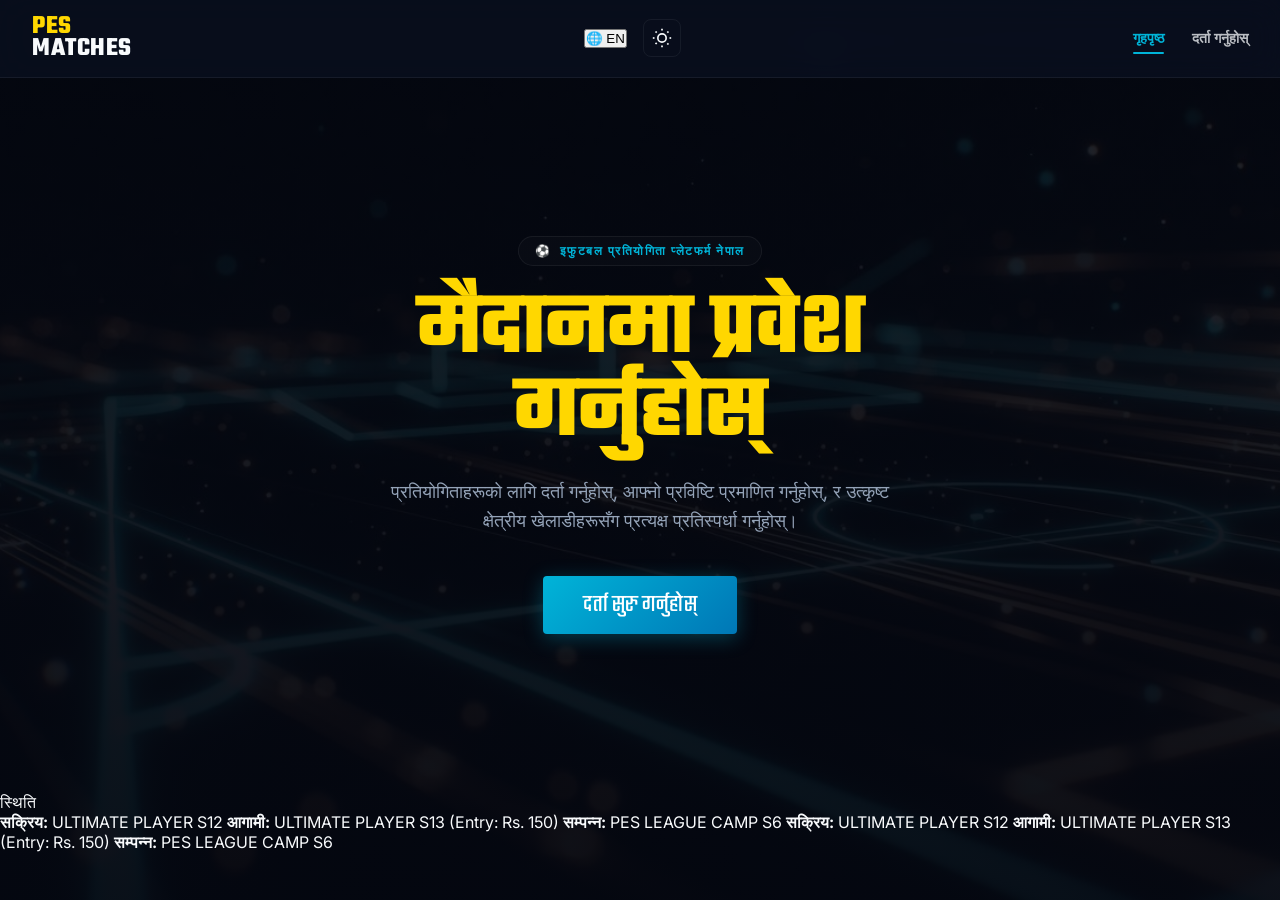
<file: index.html>
<!DOCTYPE html>
<html lang="ne">
<head>
    <meta charset="UTF-8">
    <meta name="google-site-verification" content="SvO0bDz2S1A1GOqUueA9-aQ2fU1cPonGpcMVBX9L0MU" />
    <meta name="viewport" content="width=device-width, initial-scale=1.0">
    
    <!-- TARGETED SEO METADATA FOR NEPALESE EFOOTBALL SEARCHES -->
    <title>eFootball Tournament in Nepal | Easy Deposit Nepal (EDN)</title>
    <meta name="description" content="नेपालको सबैभन्दा ठूलो eFootball प्रतियोगितामा भाग लिनुहोस्। Join premier eFootball mobile tournaments in Nepal, register via eSewa, track live standings, and compete with elite regional players.">
    <meta name="keywords" content="eFootball tournament Nepal, PES matches Nepal, eFootball mobile tournament Nepal, eSewa gaming deposit Nepal, EDN league register, eFootball Nepal league, efootball 2026 nepal, pes nepal facebook group, online gaming tournament nepal, register efootball tournament nepal">
    
    <!-- Preconnect fonts -->
    <link rel="preconnect" href="https://fonts.googleapis.com">
    <link rel="preconnect" href="https://fonts.gstatic.com" crossorigin>
    <link href="https://fonts.googleapis.com/css2?family=Inter:wght@400;500;600;700&family=Teko:wght@600;700&display=swap" rel="stylesheet">
    
    <link rel="stylesheet" href="style.css">
</head>
<body>

    <!-- SITE HEADER & NAVIGATION -->
    <header class="navbar">
        <a href="https://facebook.com/groups/pesmatches" target="_blank" rel="noopener noreferrer" class="logo" aria-label="PES Matches Facebook Group">
            PES <br><span>MATCHES</span>
        </a>

        <div class="nav-actions">
            <!-- Language Selection Option Toggle -->
            <button id="langToggle" class="lang-btn" aria-label="भाषा परिवर्तन गर्नुहोस् / Switch Language">
                <span>🌐</span> <span id="langLabel">EN</span>
            </button>

            <!-- Theme Toggle Button -->
            <button id="themeToggle" class="theme-btn" aria-label="Toggle Light/Dark Theme">
                <svg class="sun-icon" viewBox="0 0 24 24" width="20" height="20" fill="none" stroke="currentColor" stroke-width="2"><circle cx="12" cy="12" r="5"></circle><line x1="12" y1="1" x2="12" y2="3"></line><line x1="12" y1="21" x2="12" y2="23"></line><line x1="4.22" y1="4.22" x2="5.64" y2="5.64"></line><line x1="18.36" y1="18.36" x2="19.78" y2="19.78"></line><line x1="1" y1="12" x2="3" y2="12"></line><line x1="21" y1="12" x2="23" y2="12"></line><line x1="4.22" y1="19.22" x2="5.64" y2="17.78"></line><line x1="18.36" y1="5.64" x2="19.78" y2="4.22"></line></svg>
                <svg class="moon-icon" viewBox="0 0 24 24" width="20" height="20" fill="none" stroke="currentColor" stroke-width="2"><path d="M21 12.79A9 9 0 1 1 11.21 3 7 7 0 0 0 21 12.79z"></path></svg>
            </button>

            <!-- Responsive Mobile Menu Trigger -->
            <button class="menu-toggle" id="menuToggle" aria-label="Toggle Navigation Menu" aria-expanded="false" aria-controls="navLinks">
                <span class="bar"></span>
                <span class="bar"></span>
                <span class="bar"></span>
            </button>
        </div>
        
        <nav class="nav-links" id="navLinks" aria-label="Main Directory">
            <a href="#" class="nav-item active" data-target="home" role="button" data-i18n="nav_home">गृहपृष्ठ</a>
            <a href="#" class="nav-item" data-target="registration" role="button" data-i18n="nav_register">दर्ता गर्नुहोस्</a>
        </nav>
    </header>

    <!-- MAIN INTERACTIVE CONTAINER -->
    <main class="container">
        
        <!-- SECTION: HOME VIEW -->
        <section id="page-home" class="page-section active" aria-live="polite">
            <div class="hero-wrapper">
                <div class="pill-badge">
                    <span aria-hidden="true">⚽</span> <span data-i18n="hero_badge">इफुटबल प्रतियोगिता प्लेटफर्म नेपाल</span>
                </div>
                <h1 class="hero-title" data-i18n="hero_title">मैदानमा प्रवेश गर्नुहोस्</h1>
                <p class="hero-subtitle" data-i18n="hero_subtitle">
                    प्रतियोगिताहरूको लागि दर्ता गर्नुहोस्, आफ्नो प्रविष्टि प्रमाणित गर्नुहोस्, र उत्कृष्ट क्षेत्रीय खेलाडीहरूसँग प्रत्यक्ष प्रतिस्पर्धा गर्नुहोस्।
                </p>
                <button class="btn-primary" type="button" id="heroRegisterBtn" data-i18n="hero_btn">
                    दर्ता सुरु गर्नुहोस्
                </button>
            </div>
        </section>

        <!-- SECTION: UPDATED REGISTRATION FORM -->
        <section id="page-registration" class="page-section" aria-live="polite">
            <div class="form-wrapper glass-panel">
                <div class="section-header">
                    <h2 class="section-title" data-i18n="form_title">खेल प्रतियोगिता दर्ता</h2>
                    <p class="section-desc" data-i18n="form_desc">तल दिइएको eSewa QR स्क्यान गर्नुहोस्, भुक्तानी गर्नुहोस्, र आफ्नो स्थान सुरक्षित गर्न आफ्नो विवरणहरू भर्नुहोस्।</p>
                </div>

                <!-- eSewa Merchant QR Presentation Area -->
                <div class="payment-qr-container">
                    <div class="qr-card">
                        <img src="esewa-qr.jpg" alt="eSewa Merchant QR Code" class="qr-image" onerror="this.style.display='none'; document.getElementById('qr-fallback').style.display='flex';">
                        <div id="qr-fallback" class="qr-placeholder" style="display:none;">
                            <span class="qr-icon">📱</span>
                            <p><strong>eSewa QR Code Place</strong></p>
                            <p class="qr-sub">Replace 'esewa-qr.jpg' with your real QR image</p>
                        </div>
                    </div>
                    <div class="payment-instructions">
                        <h3 data-i18n="pay_how">भुक्तानी कसरी गर्ने:</h3>
                        <ul>
                            <li data-i18n="pay_step1">आफ्नो eSewa एप प्रयोग गरेर QR कोड स्क्यान गर्नुहोस्।</li>
                            <li data-i18n="pay_step2">आवश्यक प्रवेश शुल्क रकम प्रविष्ट गर्नुहोस्।</li>
                            <li data-i18n="pay_step3">आफ्नो कारोबार कोड (Transaction Code) सुरक्षित राख्नुहोस्।</li>
                            <li data-i18n="pay_step4">तलको फारम भरेर बुझाउनुहोस्।</li>
                        </ul>
                    </div>
                </div>

                <!-- Setup Formspree here to get immediate email alerts directly to your inbox -->
                <form id="regForm" action="https://formspree.io/f/xykavnzn" method="POST" autocomplete="on">
                    <div class="form-grid">
                        <!-- Input Field: Name -->
                        <div class="form-group">
                            <label for="playerName" data-i18n="label_name">नाम</label>
                            <input type="text" id="playerName" name="Name" placeholder="तपाईंको पूरा नाम वा गेमको नाम" required maxlength="60" data-i18n-placeholder="placeholder_name">
                        </div>
                        
                        <!-- Input Field: Facebook Link -->
                        <div class="form-group">
                            <label for="fbLink" data-i18n="label_fb">फेसबुक लिंक</label>
                            <input type="url" id="fbLink" name="Facebook_Link" placeholder="e.g., https://facebook.com/username" required>
                        </div>
                        
                        <!-- Input Field: Tournament Type Dropdown -->
                        <div class="form-group">
                            <label for="tournamentType" data-i18n="label_type">प्रतियोगिताको प्रकार</label>
                            <div class="select-wrapper">
                                <select id="tournamentType" name="Tournament_Type" required>
                                    <option value="" disabled selected data-i18n="opt_default">प्रतियोगिताको तरिका चयन गर्नुहोस्</option>
                                    <option value="League Tournament" data-i18n="opt_league">लिग प्रतियोगिता (League)</option>
                                    <option value="Knockout Tournament" data-i18n="opt_knockout">नकआउट प्रतियोगिता (Knockout)</option>
                                    <option value="1v1 bet" data-i18n="opt_bet">१v१ बाजी (1v1 bet)</option>
                                </select>
                            </div>
                        </div>
                        
                        <!-- Input Field: Amount -->
                        <div class="form-group">
                            <label for="payAmount" data-i18n="label_amount">रकम</label>
                            <input type="text" id="payAmount" name="Amount" placeholder="e.g., Rs. 150" required>
                        </div>

                        <!-- Fixed Explicit eSewa Info Block -->
                        <div class="form-group">
                            <label for="paymentMethod" data-i18n="label_method">भुक्तानी माध्यम</label>
                            <input type="text" id="paymentMethod" name="Payment_Gateway" value="eSewa Wallet" readonly class="readonly-input">
                        </div>
                        
                        <!-- Input Field: Transaction Code -->
                        <div class="form-group">
                            <label for="txCode" data-i18n="label_tx">कारोबार कोड (Transaction Code)</label>
                            <input type="text" id="txCode" name="Transaction_Code" placeholder="Enter your eSewa transaction reference ID" required>
                        </div>
                    </div>

                    <div class="submit-action-row">
                        <button type="submit" class="btn-primary form-submit-btn" data-i18n="btn_submit">दर्ता गर्नुहोस्</button>
                    </div>
                </form>
            </div>
        </section>

    </main>

    <!-- BROADCAST HORIZONTAL NEWS TICKER -->
    <div class="ticker-container" aria-label="Live Tournament Status Ticker">
        <div class="ticker-header" data-i18n="ticker_header">स्थिति</div>
        <div class="ticker-marquee">
            <div class="ticker-content">
                <!-- Original Items Set -->
                <span class="ticker-item active-item"><span class="ticker-dot pulse"></span><strong data-i18n="status_active">सक्रिय:</strong> ULTIMATE PLAYER S12</span>
                <span class="ticker-item upcoming-item"><span class="ticker-dot"></span><strong data-i18n="status_upcoming">आगामी:</strong> ULTIMATE PLAYER S13 <span class="fee-tag">(Entry: Rs. 150)</span></span>
                <span class="ticker-item completed-item"><span class="ticker-dot"></span><strong data-i18n="status_completed">सम्पन्न:</strong> PES LEAGUE CAMP S6</span>
                
                <!-- Duplicate Set for Clean Seamless Loop Visuals -->
                <span class="ticker-item active-item"><span class="ticker-dot pulse"></span><strong data-i18n="status_active">सक्रिय:</strong> ULTIMATE PLAYER S12</span>
                <span class="ticker-item upcoming-item"><span class="ticker-dot"></span><strong data-i18n="status_upcoming">आगामी:</strong> ULTIMATE PLAYER S13 <span class="fee-tag">(Entry: Rs. 150)</span></span>
                <span class="ticker-item completed-item"><span class="ticker-dot"></span><strong data-i18n="status_completed">सम्पन्न:</strong> PES LEAGUE CAMP S6</span>
            </div>
        </div>
    </div>

    <!-- DYNAMIC ROUTER, TRANSLATION ENGINE & THEME CONTROLLER -->
    <script>
        // Language Dictionary Map (Nepali Default)
        const translations = {
            ne: {
                nav_home: "गृहपृष्ठ",
                nav_register: "दर्ता गर्नुहोस्",
                hero_badge: "इफुटबल प्रतियोगिता प्लेटफर्म नेपाल",
                hero_title: "मैदानमा प्रवेश गर्नुहोस्",
                hero_subtitle: "प्रतियोगिताहरूको लागि दर्ता गर्नुहोस्, आफ्नो प्रविष्टि प्रमाणित गर्नुहोस्, र उत्कृष्ट क्षेत्रीय खेलाडीहरूसँग प्रत्यक्ष प्रतिस्पर्धा गर्नुहोस्।",
                hero_btn: "दर्ता सुरु गर्नुहोस्",
                form_title: "खेल प्रतियोगिता दर्ता",
                form_desc: "तल दिइएको eSewa QR स्क्यान गर्नुहोस्, भुक्तानी गर्नुहोस्, र आफ्नो स्थान सुरक्षित गर्न आफ्नो विवरणहरू भर्नुहोस्।",
                pay_how: "भुक्तानी कसरी गर्ने:",
                pay_step1: "आफ्नो eSewa एप प्रयोग गरेर QR कोड स्क्यान गर्नुहोस्।",
                pay_step2: "आवश्यक प्रवेश शुल्क रकम प्रविष्ट गर्नुहोस्।",
                pay_step3: "आफ्नो कारोबार कोड (Transaction Code) सुरक्षित राख्नुहोस्।",
                pay_step4: "तलको फारम भरेर बुझाउनुहोस्।",
                label_name: "नाम",
                placeholder_name: "तपाईंको पूरा नाम वा गेमको नाम",
                label_fb: "फेसबुक लिंक",
                label_type: "प्रतियोगिताको प्रकार",
                opt_default: "प्रतियोगिताको तरिका चयन गर्नुहोस्",
                opt_league: "लिग प्रतियोगिता (League)",
                opt_knockout: "नकआउट प्रतियोगिता (Knockout)",
                opt_bet: "१v१ बाजी (1v1 bet)",
                label_amount: "रकम",
                label_method: "भुक्तानी माध्यम",
                label_tx: "कारोबार कोड (Transaction Code)",
                btn_submit: "दर्ता गर्नुहोस्",
                ticker_header: "स्थिति",
                status_active: "सक्रिय:",
                status_upcoming: "आगामी:",
                status_completed: "सम्पन्न:"
            },
            en: {
                nav_home: "Home",
                nav_register: "Register Here",
                hero_badge: "EFOOTBALL TOURNAMENT PLATFORM NEPAL",
                hero_title: "ENTER THE PITCH",
                hero_subtitle: "Register for tournaments, validate your entry, and compete live with elite regional players.",
                hero_btn: "START REGISTRATION",
                form_title: "Tournament Registration",
                form_desc: "Scan the eSewa QR below, make your payment, and fill out your information to secure your bracket slot.",
                pay_how: "How to Pay:",
                pay_step1: "Scan the QR code using your eSewa app.",
                pay_step2: "Enter the required entry fee amount.",
                pay_step3: "Keep a copy of your Transaction Code.",
                pay_step4: "Fill out and submit the form below.",
                label_name: "Name",
                placeholder_name: "Your full name or in-game name",
                label_fb: "Facebook Link",
                label_type: "Tournament Type",
                opt_default: "Select tournament style",
                opt_league: "League Tournament",
                opt_knockout: "Knockout Tournament",
                opt_bet: "1v1 bet",
                label_amount: "Amount",
                label_method: "Payment Method",
                label_tx: "Transaction Code",
                btn_submit: "Register",
                ticker_header: "STATUS",
                status_active: "Active:",
                status_upcoming: "Upcoming:",
                status_completed: "Completed:"
            }
        };

        document.addEventListener('DOMContentLoaded', () => {
            const menuToggle = document.getElementById('menuToggle');
            const navLinks = document.getElementById('navLinks');
            const navItems = document.querySelectorAll('.nav-item');
            const sections = document.querySelectorAll('.page-section');
            const heroRegisterBtn = document.getElementById('heroRegisterBtn');
            const themeToggle = document.getElementById('themeToggle');
            const langToggle = document.getElementById('langToggle');
            const langLabel = document.getElementById('langLabel');

            // --- Multi-Language Switcher Implementation ---
            let currentLang = localStorage.getItem('lang') || 'ne';
            
            function applyLanguage(lang) {
                document.documentElement.lang = lang;
                langLabel.textContent = lang === 'ne' ? 'EN' : 'ने';
                
                document.querySelectorAll('[data-i18n]').forEach(el => {
                    const key = el.getAttribute('data-i18n');
                    if (translations[lang][key]) {
                        el.textContent = translations[lang][key];
                    }
                });

                document.querySelectorAll('[data-i18n-placeholder]').forEach(el => {
                    const key = el.getAttribute('data-i18n-placeholder');
                    if (translations[lang][key]) {
                        el.setAttribute('placeholder', translations[lang][key]);
                    }
                });
            }
            
            applyLanguage(currentLang);

            langToggle.addEventListener('click', () => {
                currentLang = currentLang === 'ne' ? 'en' : 'ne';
                localStorage.setItem('lang', currentLang);
                applyLanguage(currentLang);
            });

            // Responsive Mobile Top Dropdown Menu Toggle Handler
            const toggleMenu = () => {
                const isExpanded = menuToggle.getAttribute('aria-expanded') === 'true';
                menuToggle.setAttribute('aria-expanded', !isExpanded);
                navLinks.classList.toggle('open');
                menuToggle.classList.toggle('active');
            };

            menuToggle.addEventListener('click', toggleMenu);

            // Page Routing Engine Fixes
            const switchView = (targetPageId) => {
                navItems.forEach(link => {
                    link.classList.remove('active');
                    if(link.getAttribute('data-target') === targetPageId) {
                        link.classList.add('active');
                    }
                });

                sections.forEach(section => {
                    section.classList.remove('active');
                    if(section.id === `page-${targetPageId}`) {
                        section.classList.add('active');
                    }
                });

                window.scrollTo({ top: 0, behavior: 'auto' });
            };

            navItems.forEach(item => {
                item.addEventListener('click', (e) => {
                    e.preventDefault();
                    const targetPage = item.getAttribute('data-target');
                    if(navLinks.classList.contains('open')) toggleMenu();
                    switchView(targetPage);
                });
            });

            if(heroRegisterBtn) {
                heroRegisterBtn.addEventListener('click', () => {
                    switchView('registration');
                });
            }

            // Theme Light/Dark Engine Handler Setup
            const currentTheme = localStorage.getItem('theme') || 'dark';
            if (currentTheme === 'light') {
                document.body.classList.add('light-theme');
            }

            themeToggle.addEventListener('click', () => {
                document.body.classList.toggle('light-theme');
                const theme = document.body.classList.contains('light-theme') ? 'light' : 'dark';
                localStorage.setItem('theme', theme);
            });
        });
    </script>
</body>
</html>
</file>
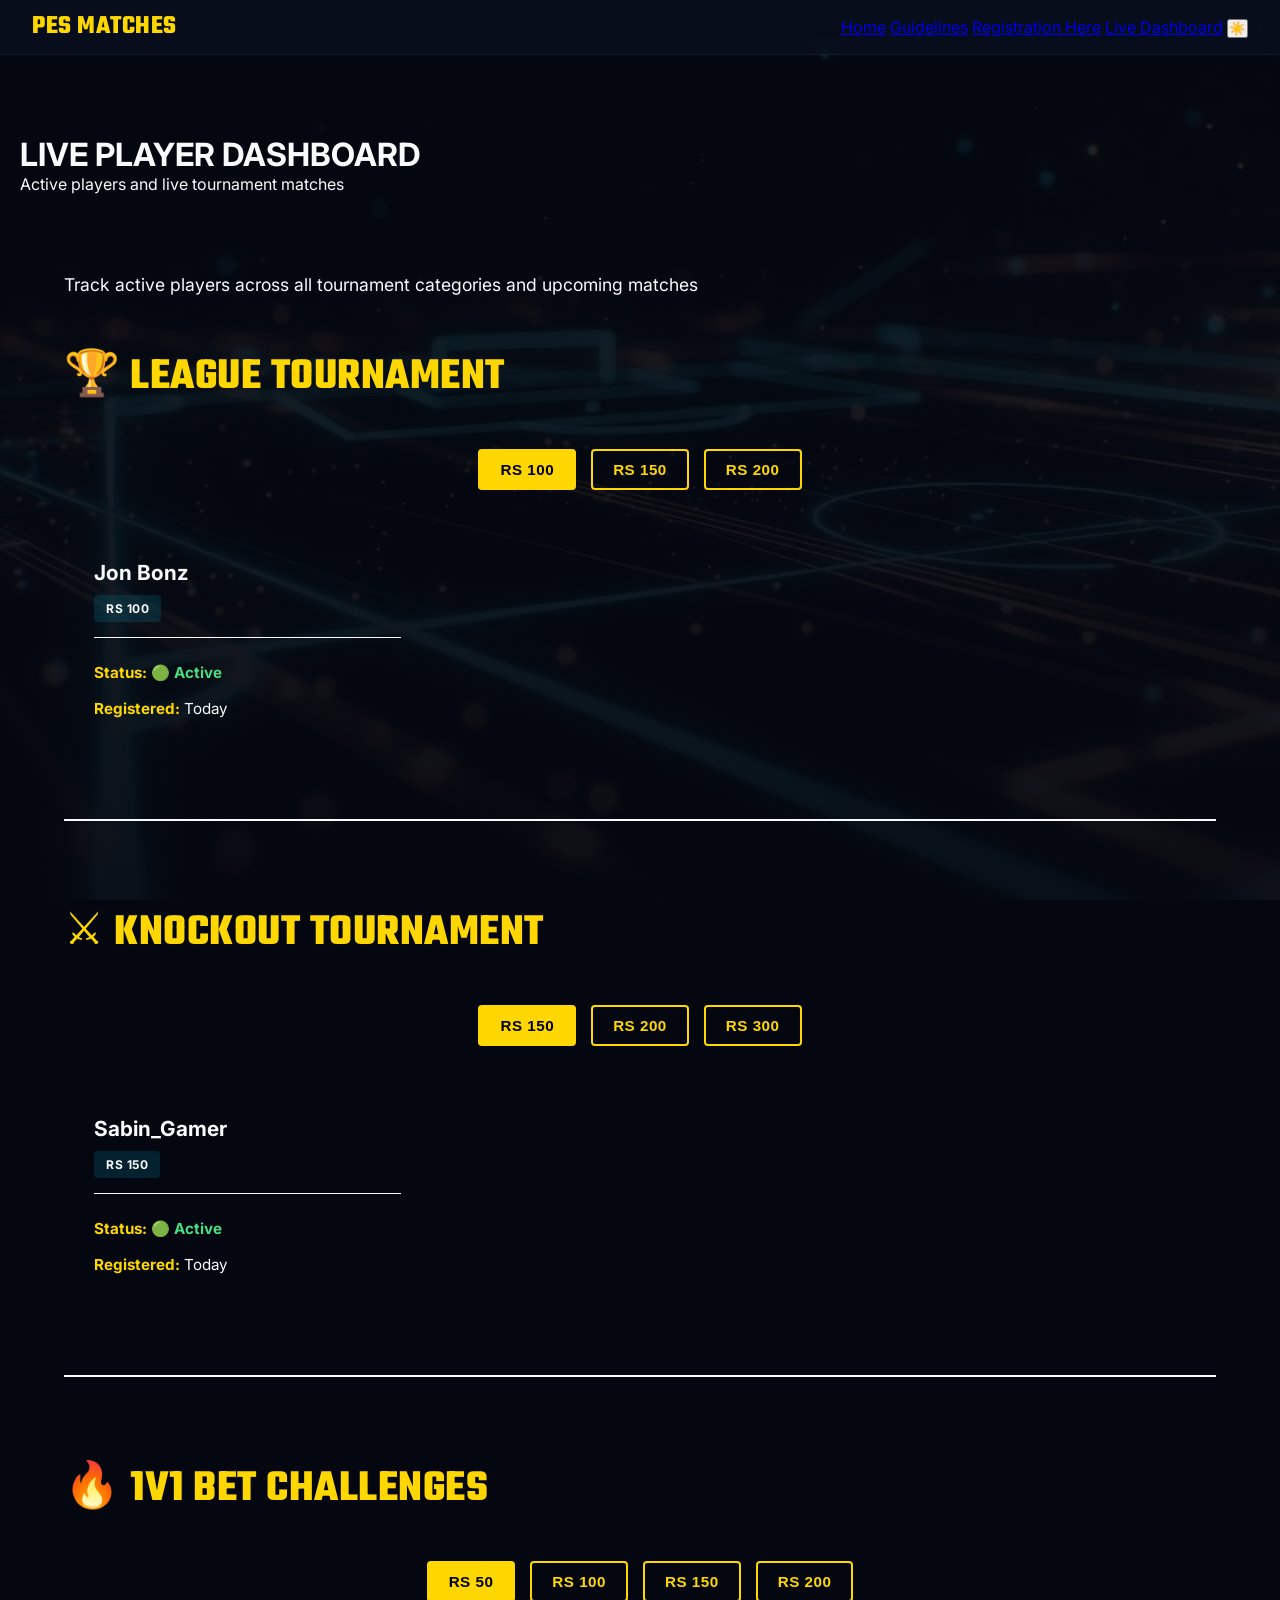
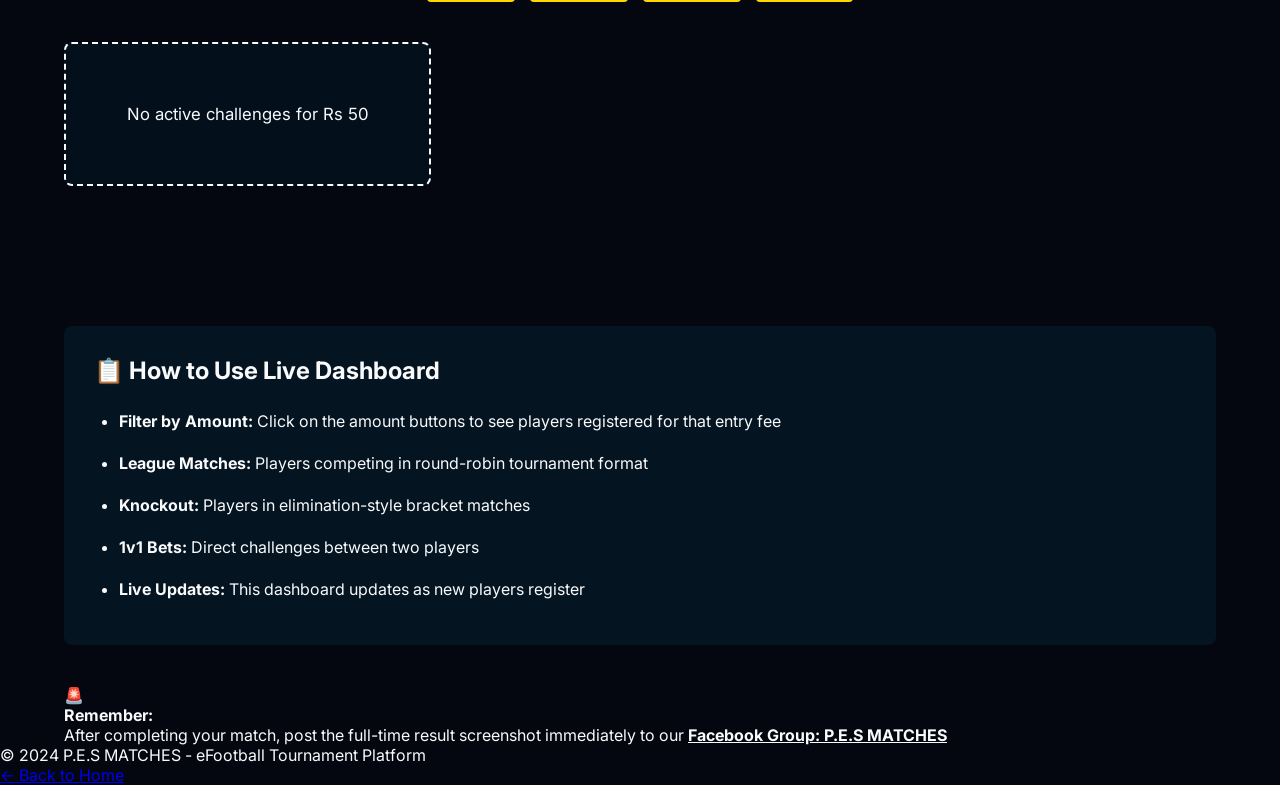
<file: live-dashboard.html>
<!DOCTYPE html>
<html lang="en">
<head>
    <meta charset="UTF-8">
    <meta name="viewport" content="width=device-width, initial-scale=1.0">
    <title>Live Player Dashboard - PES MATCHES</title>
    <link rel="stylesheet" href="style.css">
    <link rel="preconnect" href="https://fonts.googleapis.com">
    <link rel="preconnect" href="https://fonts.gstatic.com" crossorigin>
    <link href="https://fonts.googleapis.com/css2?family=Teko:wght@500;700&family=Inter:wght@400;600;700&display=swap" rel="stylesheet">
</head>
<body class="dark-mode">

    <header class="navbar">
        <div class="logo">PES MATCHES</div>
        <nav class="nav-menu">
            <a href="index.html" class="nav-link">Home</a>
            <a href="index.html#guidelines" class="nav-link">Guidelines</a>
            <a href="index.html#registration" class="nav-link">Registration Here</a>
            <a href="live-dashboard.html" class="nav-link active">Live Dashboard</a>
            <button id="theme-toggle" class="btn-theme">☀️</button>
        </nav>
    </header>

    <div class="hero-section" style="padding: 80px 20px;">
        <div class="hero-overlay"></div>
        <div class="hero-content">
            <h1>LIVE PLAYER DASHBOARD</h1>
            <p>Active players and live tournament matches</p>
        </div>
    </div>

    <main class="container">
        <section class="section">
            <p class="text-center" style="margin-bottom: 50px; color: var(--text-muted); font-size: 1.1rem;">
                Track active players across all tournament categories and upcoming matches
            </p>

            <!-- LEAGUE SECTION -->
            <div class="dashboard-section">
                <h2 class="section-title" style="font-size: 2.8rem;">🏆 LEAGUE TOURNAMENT</h2>
                <div class="amount-filters">
                    <button class="filter-btn active" data-amount="100">Rs 100</button>
                    <button class="filter-btn" data-amount="150">Rs 150</button>
                    <button class="filter-btn" data-amount="200">Rs 200</button>
                </div>

                <div class="players-grid" id="league-100">
                    <div class="player-card">
                        <div class="player-info">
                            <h4>Jon Bonz</h4>
                            <span class="entry-badge">Rs 100</span>
                        </div>
                        <div class="player-meta">
                            <p><strong>Status:</strong> <span class="status-active">🟢 Active</span></p>
                            <p><strong>Registered:</strong> Today</p>
                        </div>
                    </div>
                </div>

                <div class="players-grid" id="league-150" style="display: none;">
                    <div class="empty-state">
                        <p>No players registered for Rs 150 yet</p>
                    </div>
                </div>

                <div class="players-grid" id="league-200" style="display: none;">
                    <div class="empty-state">
                        <p>No players registered for Rs 200 yet</p>
                    </div>
                </div>
            </div>

            <!-- KNOCKOUT SECTION -->
            <div class="dashboard-section">
                <h2 class="section-title" style="font-size: 2.8rem;">⚔️ KNOCKOUT TOURNAMENT</h2>
                <div class="amount-filters">
                    <button class="filter-btn active" data-amount="150">Rs 150</button>
                    <button class="filter-btn" data-amount="200">Rs 200</button>
                    <button class="filter-btn" data-amount="300">Rs 300</button>
                </div>

                <div class="players-grid" id="knockout-150">
                    <div class="player-card">
                        <div class="player-info">
                            <h4>Sabin_Gamer</h4>
                            <span class="entry-badge">Rs 150</span>
                        </div>
                        <div class="player-meta">
                            <p><strong>Status:</strong> <span class="status-active">🟢 Active</span></p>
                            <p><strong>Registered:</strong> Today</p>
                        </div>
                    </div>
                </div>

                <div class="players-grid" id="knockout-200" style="display: none;">
                    <div class="empty-state">
                        <p>No players registered for Rs 200 yet</p>
                    </div>
                </div>

                <div class="players-grid" id="knockout-300" style="display: none;">
                    <div class="empty-state">
                        <p>No players registered for Rs 300 yet</p>
                    </div>
                </div>
            </div>

            <!-- 1v1 BET SECTION -->
            <div class="dashboard-section">
                <h2 class="section-title" style="font-size: 2.8rem;">🔥 1V1 BET CHALLENGES</h2>
                <div class="amount-filters">
                    <button class="filter-btn active" data-amount="50">Rs 50</button>
                    <button class="filter-btn" data-amount="100">Rs 100</button>
                    <button class="filter-btn" data-amount="150">Rs 150</button>
                    <button class="filter-btn" data-amount="200">Rs 200</button>
                </div>

                <div class="players-grid" id="bet-50">
                    <div class="empty-state">
                        <p>No active challenges for Rs 50</p>
                    </div>
                </div>

                <div class="players-grid" id="bet-100" style="display: none;">
                    <div class="empty-state">
                        <p>No active challenges for Rs 100</p>
                    </div>
                </div>

                <div class="players-grid" id="bet-150" style="display: none;">
                    <div class="bet-card">
                        <div class="bet-info">
                            <h4>Niranjan</h4>
                            <span class="challenge-badge">🔥 Challenging</span>
                        </div>
                        <div class="challenge-meta">
                            <p><strong>Amount:</strong> <span class="amount">Rs 150</span></p>
                            <p><strong>Status:</strong> <span class="status-active">🟢 Awaiting Opponent</span></p>
                            <p><strong>Posted:</strong> Today</p>
                        </div>
                    </div>
                </div>

                <div class="players-grid" id="bet-200" style="display: none;">
                    <div class="empty-state">
                        <p>No active challenges for Rs 200</p>
                    </div>
                </div>
            </div>

        </section>

        <!-- INSTRUCTIONS SECTION -->
        <section class="section">
            <div class="info-box">
                <h3>📋 How to Use Live Dashboard</h3>
                <ul style="margin-top: 20px; padding-left: 25px; line-height: 2;">
                    <li><strong>Filter by Amount:</strong> Click on the amount buttons to see players registered for that entry fee</li>
                    <li><strong>League Matches:</strong> Players competing in round-robin tournament format</li>
                    <li><strong>Knockout:</strong> Players in elimination-style bracket matches</li>
                    <li><strong>1v1 Bets:</strong> Direct challenges between two players</li>
                    <li><strong>Live Updates:</strong> This dashboard updates as new players register</li>
                </ul>
            </div>

            <div class="alert-box" style="margin-top: 40px;">
                <div class="alert-icon">🚨</div>
                <div class="alert-content">
                    <strong>Remember:</strong>
                    <p>After completing your match, post the full-time result screenshot immediately to our <a href="https://facebook.com/pesmatches5" target="_blank" style="color: var(--accent-blue); font-weight: 700;">Facebook Group: P.E.S MATCHES</a></p>
                </div>
            </div>
        </section>
    </main>

    <footer>
        <p>&copy; 2024 P.E.S MATCHES - eFootball Tournament Platform</p>
        <p><a href="index.html" class="footer-link">← Back to Home</a></p>
    </footer>

    <script>
        // League Filters
        document.querySelectorAll('#league-filters .filter-btn').forEach(btn => {
            btn.addEventListener('click', function() {
                const amount = this.dataset.amount;
                document.querySelectorAll('.league-players').forEach(el => el.style.display = 'none');
                document.getElementById(`league-${amount}`).style.display = 'grid';
                
                document.querySelectorAll('#league-filters .filter-btn').forEach(b => b.classList.remove('active'));
                this.classList.add('active');
            });
        });

        // Create filter buttons dynamically for each section
        document.querySelectorAll('.dashboard-section').forEach(section => {
            const filterBtns = section.querySelectorAll('.filter-btn');
            filterBtns.forEach(btn => {
                btn.addEventListener('click', function() {
                    const amount = this.dataset.amount;
                    const sectionType = this.closest('.dashboard-section').querySelector('h2').textContent.toLowerCase();
                    
                    let type = '';
                    if (sectionType.includes('league')) type = 'league';
                    else if (sectionType.includes('knockout')) type = 'knockout';
                    else if (sectionType.includes('1v1')) type = 'bet';
                    
                    const containerId = `${type}-${amount}`;
                    const container = document.getElementById(containerId);
                    
                    if (container) {
                        // Hide all grids in this section
                        section.querySelectorAll('.players-grid, .bet-card').forEach(el => {
                            if (el.classList.contains('players-grid')) {
                                el.style.display = 'none';
                            }
                        });
                        
                        // Show selected
                        container.style.display = 'grid';
                        
                        // Update active state
                        filterBtns.forEach(b => b.classList.remove('active'));
                        this.classList.add('active');
                    }
                });
            });
        });

        // Theme Toggle
        const themeBtn = document.getElementById('theme-toggle');
        const body = document.body;

        themeBtn.addEventListener('click', () => {
            body.classList.toggle('light-mode');
            localStorage.setItem('theme', body.classList.contains('light-mode') ? 'light' : 'dark');
        });

        // Restore saved theme
        const savedTheme = localStorage.getItem('theme');
        if (savedTheme === 'light') {
            body.classList.add('light-mode');
        }
    </script>

    <style>
        .dashboard-section {
            margin-bottom: 80px;
            padding-bottom: 60px;
            border-bottom: 2px solid;
        }

        body.dark-mode .dashboard-section {
            border-bottom-color: var(--border-dark);
        }

        body.light-mode .dashboard-section {
            border-bottom-color: var(--border-light);
        }

        .dashboard-section:last-child {
            border-bottom: none;
        }

        .amount-filters {
            display: flex;
            justify-content: center;
            gap: 15px;
            margin: 40px 0;
            flex-wrap: wrap;
        }

        .filter-btn {
            padding: 10px 20px;
            border: 2px solid var(--accent-gold);
            background: transparent;
            color: var(--accent-gold);
            border-radius: 4px;
            cursor: pointer;
            font-weight: 700;
            font-size: 0.95rem;
            transition: var(--transition);
            text-transform: uppercase;
            letter-spacing: 0.5px;
        }

        body.light-mode .filter-btn {
            border-color: #b45309;
            color: #b45309;
        }

        .filter-btn:hover {
            background: var(--accent-gold);
            color: #000;
        }

        body.light-mode .filter-btn:hover {
            background: #b45309;
            color: #fff;
        }

        .filter-btn.active {
            background: var(--accent-gold);
            color: #000;
        }

        body.light-mode .filter-btn.active {
            background: #b45309;
            color: #fff;
        }

        .players-grid {
            display: grid;
            grid-template-columns: repeat(auto-fill, minmax(300px, 1fr));
            gap: 25px;
            margin-top: 30px;
        }

        .player-card,
        .bet-card {
            padding: 30px;
            border-radius: 8px;
            border-left: 5px solid var(--accent-blue);
            transition: var(--transition);
        }

        body.dark-mode .player-card,
        body.dark-mode .bet-card {
            background: var(--bg-card-dark);
            border-top: 1px solid var(--border-dark);
            border-right: 1px solid var(--border-dark);
            border-bottom: 1px solid var(--border-dark);
        }

        body.light-mode .player-card,
        body.light-mode .bet-card {
            background: var(--bg-card-light);
            border-top: 1px solid var(--border-light);
            border-right: 1px solid var(--border-light);
            border-bottom: 1px solid var(--border-light);
            box-shadow: 0 4px 12px rgba(0, 0, 0, 0.04);
        }

        .player-card:hover,
        .bet-card:hover {
            transform: translateY(-5px);
        }

        body.dark-mode .player-card:hover,
        body.dark-mode .bet-card:hover {
            box-shadow: 0 8px 20px rgba(0, 180, 216, 0.2);
        }

        body.light-mode .player-card:hover,
        body.light-mode .bet-card:hover {
            box-shadow: 0 8px 20px rgba(0, 0, 0, 0.1);
        }

        .player-info,
        .bet-info {
            margin-bottom: 20px;
            padding-bottom: 15px;
            border-bottom: 1px solid;
        }

        body.dark-mode .player-info,
        body.dark-mode .bet-info {
            border-bottom-color: var(--border-dark);
        }

        body.light-mode .player-info,
        body.light-mode .bet-info {
            border-bottom-color: var(--border-light);
        }

        .player-info h4,
        .bet-info h4 {
            font-size: 1.3rem;
            margin-bottom: 10px;
            color: var(--text-dark);
        }

        body.light-mode .player-info h4,
        body.light-mode .bet-info h4 {
            color: var(--text-light);
        }

        .entry-badge,
        .challenge-badge {
            display: inline-block;
            padding: 6px 12px;
            border-radius: 4px;
            font-size: 0.75rem;
            font-weight: 700;
            text-transform: uppercase;
            letter-spacing: 0.5px;
        }

        .entry-badge {
            background: rgba(0, 180, 216, 0.15);
            color: var(--accent-blue);
        }

        body.light-mode .entry-badge {
            color: #0284c7;
        }

        .challenge-badge {
            background: rgba(239, 68, 68, 0.15);
            color: #ef4444;
        }

        body.light-mode .challenge-badge {
            color: #dc2626;
        }

        .player-meta,
        .challenge-meta {
            font-size: 0.95rem;
            line-height: 2;
        }

        .player-meta p,
        .challenge-meta p {
            margin: 5px 0;
        }

        .player-meta strong,
        .challenge-meta strong {
            color: var(--accent-gold);
        }

        body.light-mode .player-meta strong,
        body.light-mode .challenge-meta strong {
            color: #b45309;
        }

        .status-active {
            color: #4ade80;
            font-weight: 700;
        }

        .amount {
            color: #ef4444;
            font-weight: 700;
        }

        body.light-mode .amount {
            color: #dc2626;
        }

        .empty-state {
            text-align: center;
            padding: 60px 30px;
            background: rgba(0, 180, 216, 0.05);
            border-radius: 8px;
            border: 2px dashed;
        }

        body.dark-mode .empty-state {
            border-color: var(--border-dark);
        }

        body.light-mode .empty-state {
            border-color: var(--border-light);
            background: rgba(0, 0, 0, 0.02);
        }

        .empty-state p {
            color: var(--text-muted);
            font-size: 1.05rem;
        }

        .info-box {
            background: rgba(0, 180, 216, 0.08);
            border: 2px solid var(--accent-blue);
            border-radius: 8px;
            padding: 30px;
            margin-bottom: 40px;
        }

        body.light-mode .info-box {
            background: rgba(2, 132, 199, 0.05);
            border-color: #0284c7;
        }

        .info-box h3 {
            color: var(--accent-blue);
            font-size: 1.5rem;
        }

        body.light-mode .info-box h3 {
            color: #0284c7;
        }

        .info-box ul li {
            margin: 10px 0;
        }

        @media (max-width: 768px) {
            .amount-filters {
                gap: 10px;
            }

            .filter-btn {
                padding: 8px 16px;
                font-size: 0.85rem;
            }

            .players-grid {
                grid-template-columns: 1fr;
            }

            .dashboard-section {
                margin-bottom: 60px;
            }
        }
    </style>
</body>
</html>
</file>
<file: style.css>
/* ==========================================================================
   GLOBAL DESIGN CONFIGURATION & THEME SPECS (Dark Mode Default)
   ========================================================================== */
:root {
    --bg-dark-core: #040710;
    --panel-glass-spec: rgba(10, 16, 32, 0.75);
    --border-subtle: rgba(255, 255, 255, 0.06);
    --input-inner-bg: rgba(255, 255, 255, 0.02);
    --text-primary: #f8fafc;
    --text-dimmed: #94a3b8;
    --bg-overlay-filter: linear-gradient(rgba(4, 7, 16, 0.88), rgba(4, 7, 16, 0.96));

    --accent-cyan: #00b4d8;
    --accent-gold: #ffd700;
    --font-heading: 'Teko', system-ui, sans-serif;
    --font-body: 'Inter', system-ui, sans-serif;
    --transition-speed: 0.25s cubic-bezier(0.4, 0, 0.2, 1);
}

/* LIGHT THEME VARIABLE OVERRIDES (No structural layouts are broken) */
body.light-theme {
    --bg-dark-core: #f8fafc;
    --panel-glass-spec: rgba(255, 255, 255, 0.92);
    --border-subtle: rgba(15, 23, 42, 0.08);
    --input-inner-bg: #ffffff;
    --text-primary: #0f172a;
    --text-dimmed: #475569;
    --bg-overlay-filter: linear-gradient(rgba(248, 250, 252, 0.9), rgba(240, 244, 248, 0.95));
    --accent-cyan: #0284c7;
    --accent-gold: #b45309;
}

/* GLOBAL CONFIGURATION RESETS */
*, *::before, *::after {
    box-sizing: border-box;
    margin: 0;
    padding: 0;
}

html {
    text-size-adjust: 100%;
    overflow-x: hidden;
}

body {
    font-family: var(--font-body);
    color: var(--text-primary);
    background-color: var(--bg-dark-core);
    background-image: var(--bg-overlay-filter), url('stadium-bg.jpg');
    background-attachment: fixed;
    background-size: cover;
    background-position: center;
    background-repeat: no-repeat;
    min-height: 100vh;
    overflow-x: hidden;
    -webkit-font-smoothing: antialiased;
    transition: background-color var(--transition-speed), color var(--transition-speed);
}

/* CONTAINER SETUP */
.container {
    max-width: 1200px;
    margin: 0 auto;
    padding: 0 1.5rem;
    position: relative;
    width: 100%;
}

/* NAVBAR MODULE */
.navbar {
    display: flex;
    justify-content: space-between;
    align-items: center;
    padding: 1rem 2rem;
    background: var(--panel-glass-spec);
    backdrop-filter: blur(16px);
    -webkit-backdrop-filter: blur(16px);
    border-bottom: 1px solid var(--border-subtle);
    position: sticky;
    top: 0;
    z-index: 1000;
    transition: background var(--transition-speed), border var(--transition-speed);
}

.logo {
    font-family: var(--font-heading);
    font-size: 1.65rem;
    font-weight: 700;
    line-height: 0.85;
    color: var(--accent-gold);
    text-decoration: none;
    letter-spacing: 0.5px;
    text-transform: uppercase;
}
.logo span { color: var(--text-primary); }

.nav-actions {
    display: flex;
    align-items: center;
    gap: 1rem;
}

/* THEME TOGGLE BUTTON INTERFACE */
.theme-btn {
    background: transparent;
    border: 1px solid var(--border-subtle);
    color: var(--text-primary);
    width: 38px;
    height: 38px;
    border-radius: 8px;
    cursor: pointer;
    display: flex;
    align-items: center;
    justify-content: center;
    transition: background var(--transition-speed);
}
.theme-btn:hover {
    background: var(--input-inner-bg);
}

/* Icon visibility controls based on state */
body .sun-icon { display: block; }
body .moon-icon { display: none; }
body.light-theme .sun-icon { display: none; }
body.light-theme .moon-icon { display: block; }

.nav-links {
    display: flex;
    gap: 1.75rem;
}

.nav-item {
    color: var(--text-primary);
    text-decoration: none;
    font-size: 0.9rem;
    font-weight: 600;
    position: relative;
    padding: 0.4rem 0;
    opacity: 0.75;
    transition: opacity var(--transition-speed), color var(--transition-speed);
}
.nav-item:hover, .nav-item.active {
    opacity: 1;
    color: var(--accent-cyan);
}
.nav-item.active::after {
    content: '';
    position: absolute;
    bottom: 0;
    left: 0;
    width: 100%;
    height: 2px;
    background: var(--accent-cyan);
    border-radius: 2px;
}

/* HAMBURGER TRIGGER DESIGN */
.menu-toggle {
    display: none;
    flex-direction: column;
    justify-content: space-between;
    width: 22px;
    height: 16px;
    background: transparent;
    border: none;
    cursor: pointer;
}
.menu-toggle .bar {
    width: 100%;
    height: 2px;
    background-color: var(--text-primary);
    border-radius: 2px;
    transition: transform 0.25s ease, opacity 0.25s ease;
}

/* ==========================================================================
   DYNAMIC VIEW ROUTING ENGINE
   ========================================================================== */
.page-section {
    display: none !important;
    height: 0;
    overflow: hidden;
    opacity: 0;
    transform: translateY(8px);
}

.page-section.active {
    display: block !important;
    height: auto;
    overflow: visible;
    margin: 2rem 0;
    animation: sectionFadeIn 0.3s cubic-bezier(0.25, 1, 0.5, 1) forwards;
}

@keyframes sectionFadeIn {
    to { opacity: 1; transform: translateY(0); }
}

.glass-panel {
    background: var(--panel-glass-spec);
    border: 1px solid var(--border-subtle);
    backdrop-filter: blur(20px);
    -webkit-backdrop-filter: blur(20px);
    border-radius: 12px;
    padding: 2.5rem;
    box-shadow: 0 20px 40px rgba(0, 0, 0, 0.2);
    transition: background var(--transition-speed), border var(--transition-speed);
}

.section-header {
    text-align: center;
    margin-bottom: 2.5rem;
}

.section-title {
    font-family: var(--font-heading);
    font-size: clamp(2.2rem, 5vw, 3rem);
    color: var(--accent-gold);
    text-transform: uppercase;
    letter-spacing: 0.5px;
}

.section-desc {
    color: var(--text-dimmed);
    font-size: 0.95rem;
    margin-top: 0.5rem;
}

/* ==========================================================================
   HOME LANDING MODULE
   ========================================================================== */
#page-home {
    min-height: calc(80vh - 70px); 
}
#page-home.active {
    display: flex !important;
    align-items: center;
    justify-content: center;
    text-align: center;
}

.hero-wrapper {
    max-width: 720px;
    display: flex;
    flex-direction: column;
    align-items: center;
    padding: 1rem;
}

.pill-badge {
    display: inline-flex;
    align-items: center;
    gap: 0.5rem;
    border: 1px solid var(--border-subtle);
    background: var(--input-inner-bg);
    color: var(--accent-cyan);
    padding: 0.4rem 1rem;
    border-radius: 100px;
    font-size: 0.75rem;
    font-weight: 700;
    letter-spacing: 1.5px;
    margin-bottom: 1.5rem;
}

.hero-title {
    font-family: var(--font-heading);
    font-size: clamp(3.2rem, 9vw, 5.5rem);
    line-height: 0.95;
    color: var(--accent-gold);
    margin-bottom: 1.25rem;
}

.hero-subtitle {
    font-size: clamp(1rem, 2.5vw, 1.15rem);
    color: var(--text-dimmed);
    max-width: 520px;
    margin-bottom: 2.5rem;
    line-height: 1.6;
}

.btn-primary {
    background: linear-gradient(135deg, #00b4d8 0%, #0077b6 100%);
    color: #ffffff;
    border: none;
    font-family: var(--font-heading);
    font-size: 1.5rem;
    letter-spacing: 0.5px;
    padding: 0.75rem 2.5rem;
    border-radius: 4px;
    cursor: pointer;
    box-shadow: 0 4px 20px rgba(0, 180, 216, 0.3);
    transition: transform 0.2s ease, box-shadow 0.2s ease;
}
.btn-primary:hover {
    transform: translateY(-2px);
    box-shadow: 0 6px 25px rgba(0, 180, 216, 0.5);
}

/* ==========================================================================
   ESEWA SCAN & PAY ARCHITECTURE
   ========================================================================== */
.payment-qr-container {
    display: flex;
    align-items: center;
    justify-content: center;
    gap: 2.5rem;
    background: var(--input-inner-bg);
    border: 1px solid var(--border-subtle);
    border-radius: 8px;
    padding: 1.5rem;
    margin-bottom: 2.5rem;
}

.qr-card {
    background: #ffffff;
    padding: 0.75rem;
    border-radius: 8px;
    width: 160px;
    height: 160px;
    display: flex;
    align-items: center;
    justify-content: center;
    box-shadow: 0 8px 24px rgba(0,0,0,0.15);
    flex-shrink: 0;
}

.qr-image {
    width: 100%;
    height: 100%;
    object-fit: contain;
}

.qr-placeholder {
    display: flex;
    flex-direction: column;
    align-items: center;
    justify-content: center;
    text-align: center;
    color: #0f172a;
}
.qr-icon { font-size: 2rem; margin-bottom: 4px; }
.qr-sub { font-size: 0.65rem; color: #64748b; padding: 0 4px; margin-top: 2px; }

.payment-instructions h3 {
    font-family: var(--font-heading);
    font-size: 1.4rem;
    color: var(--accent-cyan);
    text-transform: uppercase;
    margin-bottom: 0.5rem;
}

.payment-instructions ul {
    list-style-position: inside;
    color: var(--text-dimmed);
    font-size: 0.9rem;
    line-height: 1.5;
}

/* ==========================================================================
   DATA ENTRY REGISTRATION FORM MODULE
   ========================================================================== */
.form-wrapper {
    max-width: 780px;
    margin: 0 auto;
}

.form-grid {
    display: grid;
    grid-template-columns: repeat(2, 1fr);
    gap: 1.5rem;
}

.form-group {
    display: flex;
    flex-direction: column;
    gap: 0.5rem;
}

.form-group label {
    font-size: 0.85rem;
    font-weight: 600;
    color: var(--text-primary);
}

input[type="text"], input[type="url"], select {
    width: 100%;
    background: var(--input-inner-bg);
    border: 1px solid var(--border-subtle);
    border-radius: 6px;
    padding: 0.8rem 1rem;
    color: var(--text-primary);
    font-family: var(--font-body);
    font-size: 0.95rem;
    transition: border-color 0.2s ease, box-shadow 0.2s ease, background 0.2s ease;
}

input:focus, select:focus {
    outline: none;
    border-color: var(--accent-cyan);
    box-shadow: 0 0 0 3px rgba(0, 180, 216, 0.15);
}

.readonly-input {
    opacity: 0.8;
    cursor: not-allowed;
    border-style: dashed !important;
    font-weight: 500;
}

.select-wrapper {
    position: relative;
}
.select-wrapper::after {
    content: '▾';
    position: absolute;
    right: 1rem;
    top: 50%;
    transform: translateY(-50%);
    color: var(--text-dimmed);
    pointer-events: none;
}
select {
    appearance: none;
    padding-right: 2.5rem;
}
select option {
    background: var(--bg-dark-core);
    color: var(--text-primary);
}

.submit-action-row {
    text-align: center;
    margin-top: 2.5rem;
}

/* ==========================================================================
   RESPONSIVE PHONE MOBILE CONTROLS
   ========================================================================== */
@media (max-width: 768px) {
    .navbar {
        padding: 0.75rem 1.25rem;
    }

    .menu-toggle { display: flex; }
    
    .menu-toggle.active .bar:nth-child(1) { transform: translateY(7px) rotate(45deg); }
    .menu-toggle.active .bar:nth-child(2) { opacity: 0; }
    .menu-toggle.active .bar:nth-child(3) { transform: translateY(-7px) rotate(-45deg); }

    .nav-links {
        position: absolute;
        top: 100%;
        left: 0;
        width: 100%;
        background: var(--panel-glass-spec);
        backdrop-filter: blur(24px);
        -webkit-backdrop-filter: blur(24px);
        flex-direction: column;
        padding: 1.5rem 2rem;
        gap: 1.25rem;
        border-bottom: 1px solid var(--border-subtle);
        
        opacity: 0;
        visibility: hidden;
        transform: translateY(-10px);
        transition: opacity 0.25s ease, transform 0.25s ease, visibility 0.25s ease;
        pointer-events: none;
    }

    .nav-links.open {
        opacity: 1;
        visibility: visible;
        transform: translateY(0);
        pointer-events: auto;
    }

    .nav-item { 
        font-size: 1.05rem; 
        width: 100%; 
        padding: 0.5rem 0; 
    }
    .nav-item.active::after { display: none; }
    
    .payment-qr-container {
        flex-direction: column;
        text-align: center;
        gap: 1.25rem;
    }
    
    .form-grid { 
        grid-template-columns: 1fr; 
        gap: 1.25rem; 
    }
    
    .glass-panel { 
        padding: 1.5rem 1rem; 
    }
}

/* ==========================================================================
   FLOATING NOTIFICATION SYSTEM (SMALL FONT & MICRO-ANIMATION)
   ========================================================================== */
.floating-notification {
    position: fixed;
    bottom: 24px;
    right: 24px;
    background: var(--panel-glass-spec);
    border: 1px solid var(--border-subtle);
    backdrop-filter: blur(12px);
    -webkit-backdrop-filter: blur(12px);
    padding: 1rem 1.25rem;
    border-radius: 10px;
    box-shadow: 0 12px 32px rgba(0, 0, 0, 0.25);
    z-index: 2000;
    max-width: 310px;
    width: calc(100% - 48px);
    
    animation: floatingBob 3.5s ease-in-out infinite, notificationFadeIn 0.4s cubic-bezier(0.16, 1, 0.3, 1);
    transition: background var(--transition-speed), border var(--transition-speed), opacity 0.2s ease, transform 0.2s ease;
}

.floating-notification.hidden {
    opacity: 0;
    transform: translateY(15px) scale(0.95);
    pointer-events: none;
}

.notification-header {
    font-family: var(--font-heading);
    font-size: 1.15rem;
    font-weight: 700;
    letter-spacing: 1px;
    color: var(--accent-gold);
    margin-bottom: 0.6rem;
    border-bottom: 1px solid var(--border-subtle);
    padding-bottom: 3px;
    text-transform: uppercase;
}

.status-list {
    display: flex;
    flex-direction: column;
    gap: 0.45rem;
}

.status-item {
    font-size: 0.78rem;
    color: var(--text-primary);
    display: flex;
    align-items: center;
    gap: 0.5rem;
    line-height: 1.4;
}

.status-label {
    font-weight: 700;
    color: var(--text-dimmed);
    min-width: 68px;
}

.status-value {
    font-weight: 500;
}

.entry-tag {
    color: var(--accent-cyan);
    font-weight: 700;
    margin-left: 2px;
}

.status-dot {
    width: 6px;
    height: 6px;
    border-radius: 50%;
    display: inline-block;
    flex-shrink: 0;
}
.active-status .status-dot { 
    background-color: #10b981; 
    box-shadow: 0 0 8px #10b981; 
}
.upcoming-status .status-dot { 
    background-color: #3b82f6; 
    box-shadow: 0 0 8px #3b82f6; 
}
.completed-status .status-dot { 
    background-color: #64748b; 
}

.animate-pulse {
    animation: dotPulse 2s cubic-bezier(0.4, 0, 0.6, 1) infinite;
}

@keyframes dotPulse {
    0%, 100% { opacity: 1; transform: scale(1); }
    50% { opacity: .4; transform: scale(1.15); }
}

.close-notification {
    position: absolute;
    top: 6px;
    right: 12px;
    background: transparent;
    border: none;
    color: var(--text-dimmed);
    font-size: 1.15rem;
    cursor: pointer;
    line-height: 1;
    transition: color 0.2s ease;
}
.close-notification:hover {
    color: var(--text-primary);
}

@keyframes floatingBob {
    0%, 100% { transform: translateY(0); }
    50% { transform: translateY(-5px); }
}

@keyframes notificationFadeIn {
    from { opacity: 0; transform: translateY(20px); }
    to { opacity: 1; transform: translateY(0); }
}

@media (max-width: 768px) {
    .floating-notification {
        bottom: 16px;
        left: 24px;
        right: 24px;
        max-width: none;
    }
}
</file>
